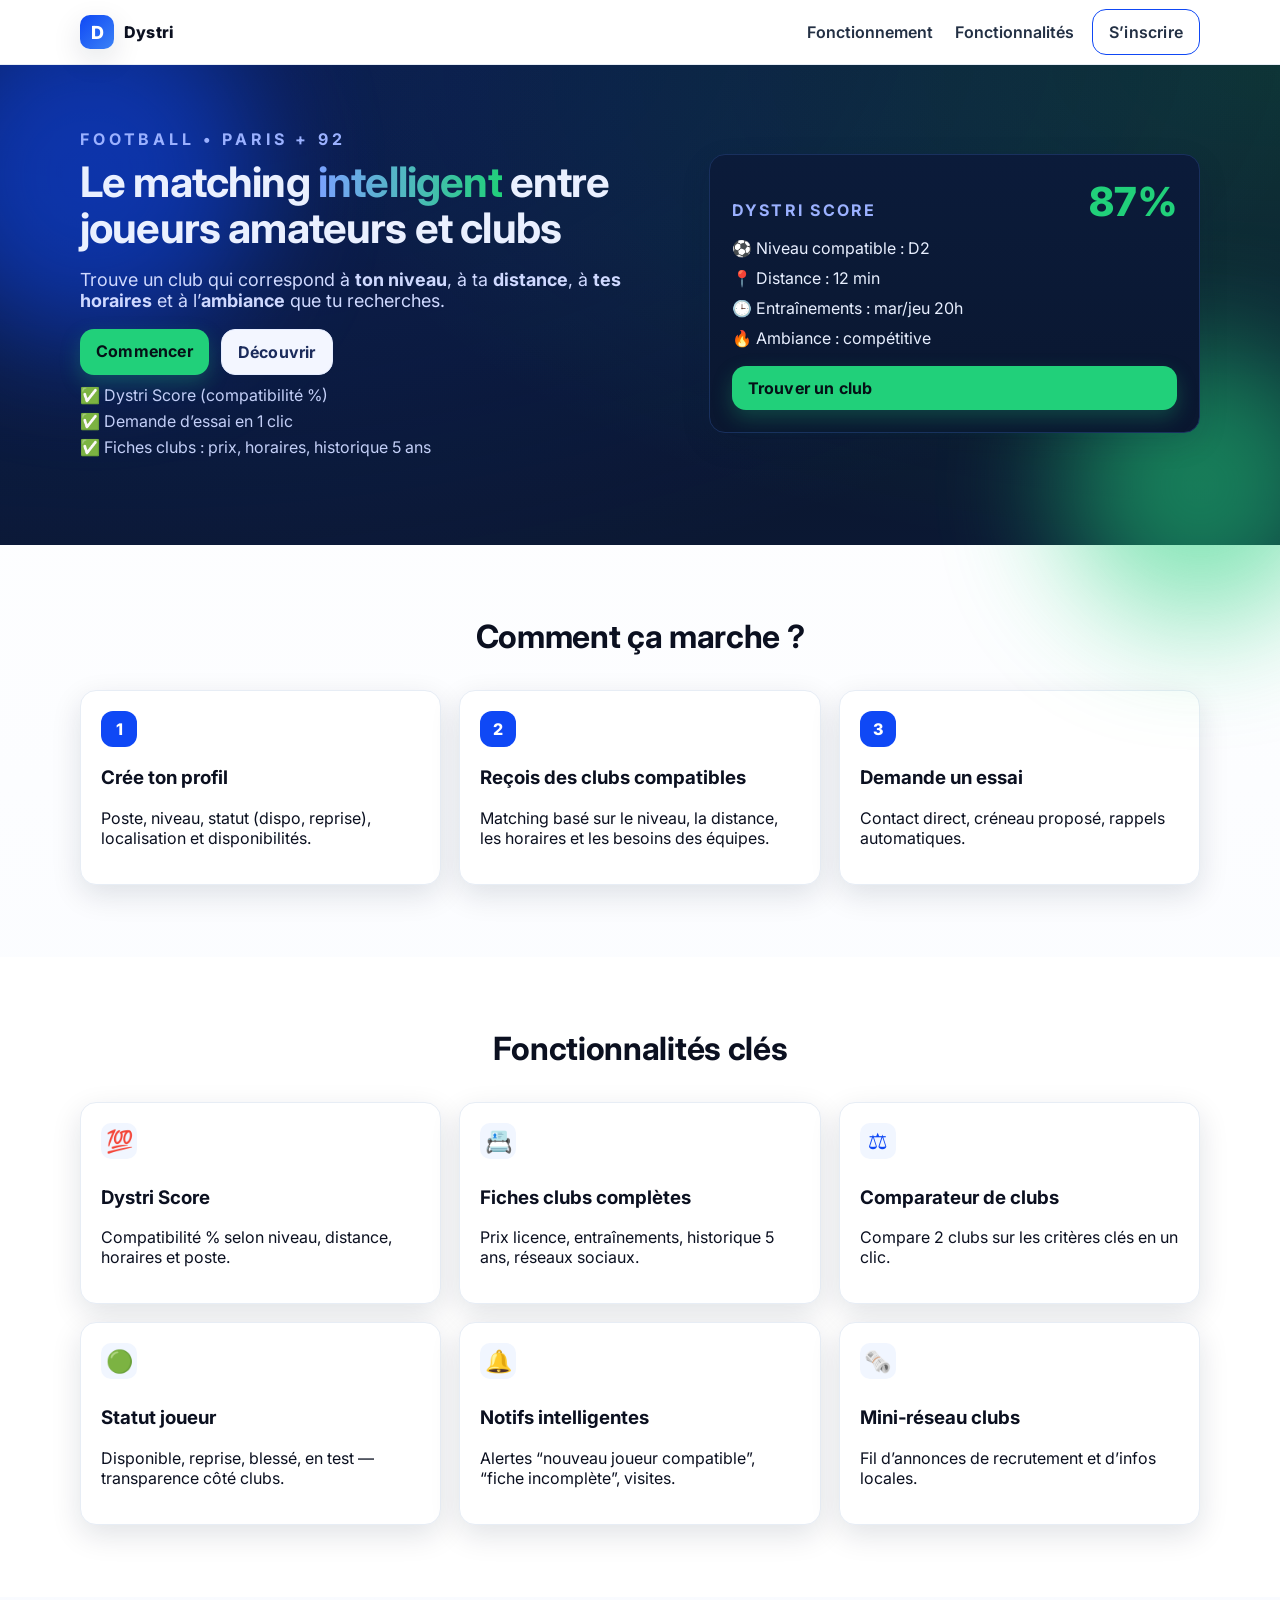
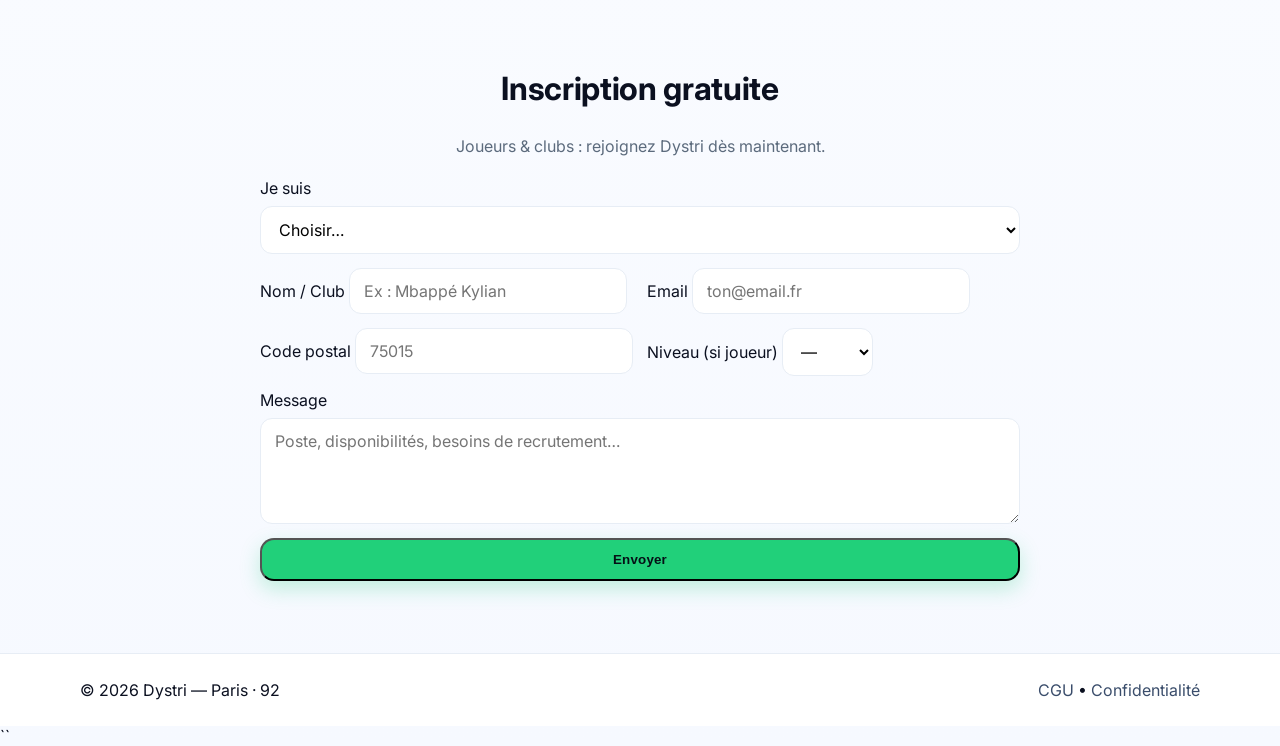
<file: index.html>
<!doctype html>
<html lang="fr">
<head>
  <meta charset="utf-8" />
  <meta name="viewport" content="width=device-width, initial-scale=1" />
  <title>Dystri — Le matching intelligent entre joueurs amateurs et clubs</title>
  <meta name="description" content="Dystri aide les joueurs amateurs de football à trouver le club idéal près de chez eux : niveau, distance, horaires, ambiance, prix licence. Paris + 92.">
  <!-- Police + CSS -->
  <link rel="preconnect" href="https://fonts.googleapis.com" />
  <link rel="preconnect" href="https://fonts.gstatic.com" crossorigin />
  <link href="https://fonts.googleapis.com/css2?family=Inter:wght@400;500;600;700;800&display=swap" rel="stylesheet" />
  <link rel="stylesheet" href="styles.css" />
  <!-- Open Graph -->
  <meta property="og:title" content="Dystri — Trouve ton club de foot idéal">
  <meta property="og:description" content="Matching intelligent joueurs ↔ clubs. Niveau, distance, horaires, ambiance. Paris + 92.">
  <meta property="og:type" content="website">
  <meta property="og:image" content="https://dummyimage.com/1200x630/0F48F5/ffffff&text=Dystri">
</head>
<body>

  <!-- ===== Header ===== -->
  <header class="header">
    <div class="container header__inner">
      <a href="#" class="brand" aria-label="Accueil Dystri">
        <span class="brand__mark">D</span>
        <span class="brand__text">Dystri</span>
      </a>
      <nav class="nav" aria-label="Navigation principale">
        <a href="#how">Fonctionnement</a>
        <a href="#features">Fonctionnalités</a>
        <a class="btn btn--outline" href="#inscription">S’inscrire</a>
      </nav>
    </div>
  </header>

  <!-- ===== Hero ===== -->
  <section class="hero" aria-labelledby="title-hero">
    <div class="container hero__grid">
      <div class="hero__text">
        <p class="eyebrow">Football • Paris + 92</p>
        <h1 id="title-hero">
          Le matching <span class="grad">intelligent</span> entre joueurs amateurs et clubs
        </h1>
        <p class="lead">
          Trouve un club qui correspond à <strong>ton niveau</strong>, à ta <strong>distance</strong>,
          à <strong>tes horaires</strong> et à l’<strong>ambiance</strong> que tu recherches.
        </p>
        <div class="hero__cta">
          <a class="btn btn--primary" href="#inscription">Commencer</a>
          <a class="btn btn--ghost" href="#features">Découvrir</a>
        </div>
        <ul class="hero__ticks">
          <li>✅ Dystri Score (compatibilité %)</li>
          <li>✅ Demande d’essai en 1 clic</li>
          <li>✅ Fiches clubs : prix, horaires, historique 5 ans</li>
        </ul>
      </div>

      <aside class="hero__card" aria-label="Carte de compatibilité Dystri">
        <div class="kpi">
          <span class="kpi__label">Dystri Score</span>
          <span class="kpi__value">87%</span>
        </div>
        <ul class="card__list">
          <li><span>⚽</span> Niveau compatible : D2</li>
          <li><span>📍</span> Distance : 12 min</li>
          <li><span>🕒</span> Entraînements : mar/jeu 20h</li>
          <li><span>🔥</span> Ambiance : compétitive</li>
        </ul>
        <a class="btn btn--primary btn--full" href="#inscription">Trouver un club</a>
      </aside>
    </div>
    <div class="hero__blur hero__blur--1" aria-hidden="true"></div>
    <div class="hero__blur hero__blur--2" aria-hidden="true"></div>
  </section>

  <!-- ===== Comment ça marche ===== -->
  <section id="how" class="section" aria-labelledby="title-how">
    <div class="container">
      <h2 id="title-how" class="section__title">Comment ça marche&nbsp;?</h2>
      <div class="steps">
        <article class="card step">
          <div class="step__n">1</div>
          <h3>Crée ton profil</h3>
          <p>Poste, niveau, statut (dispo, reprise), localisation et disponibilités.</p>
        </article>
        <article class="card step">
          <div class="step__n">2</div>
          <h3>Reçois des clubs compatibles</h3>
          <p>Matching basé sur le niveau, la distance, les horaires et les besoins des équipes.</p>
        </article>
        <article class="card step">
          <div class="step__n">3</div>
          <h3>Demande un essai</h3>
          <p>Contact direct, créneau proposé, rappels automatiques.</p>
        </article>
      </div>
    </div>
  </section>

  <!-- ===== Fonctionnalités ===== -->
  <section id="features" class="section section--alt" aria-labelledby="title-features">
    <div class="container">
      <h2 id="title-features" class="section__title">Fonctionnalités clés</h2>
      <div class="features">
        <article class="card feature">
          <div class="icon">💯</div>
          <h3>Dystri Score</h3>
          <p>Compatibilité % selon niveau, distance, horaires et poste.</p>
        </article>
        <article class="card feature">
          <div class="icon">📇</div>
          <h3>Fiches clubs complètes</h3>
          <p>Prix licence, entraînements, historique 5 ans, réseaux sociaux.</p>
        </article>
        <article class="card feature">
          <div class="icon">⚖️</div>
          <h3>Comparateur de clubs</h3>
          <p>Compare 2 clubs sur les critères clés en un clic.</p>
        </article>
        <article class="card feature">
          <div class="icon">🟢</div>
          <h3>Statut joueur</h3>
          <p>Disponible, reprise, blessé, en test — transparence côté clubs.</p>
        </article>
        <article class="card feature">
          <div class="icon">🔔</div>
          <h3>Notifs intelligentes</h3>
          <p>Alertes “nouveau joueur compatible”, “fiche incomplète”, visites.</p>
        </article>
        <article class="card feature">
          <div class="icon">🗞️</div>
          <h3>Mini‑réseau clubs</h3>
          <p>Fil d’annonces de recrutement et d’infos locales.</p>
        </article>
      </div>
    </div>
  </section>

  
<!-- ===== Inscription ===== -->

<section id="inscription" class="section" aria-labelledby="title-inscription">
  <div class="container narrow">
    <h2 id="title-inscription" class="section__title">Inscription gratuite</h2>
    <p class="section__subtitle">Joueurs & clubs : rejoignez Dystri dès maintenant.</p>

<form class="form" action="https://formsubmit.co/dystri.app@gmail.com" method="POST">

  <!-- Email automatique envoyé au joueur -->
  <input type="hidden" name="_autoresponse" 
         value="Merci pour ton inscription sur Dystri ! Nous revenons très vite vers toi.">

  <!-- Enregistrer automatiquement dans Google Sheets -->
  <input type="hidden" name="_google" value="true">

  <!-- Désactiver le captcha -->
  <input type="hidden" name="_captcha" value="false">

  <!-- Champs -->
  <div class="form__row">
    <label for="role">Je suis</label>
    <select id="role" name="role" required>
      <option value="">Choisir…</option>
      <option value="joueur">Joueur</option>
      <option value="club">Club</option>
    </select>
  </div>

  <div class="form__row two">
    <div>
      <label for="name">Nom / Club</label>
      <input id="name" name="name" type="text" required placeholder="Ex : Mbappé Kylian ">
    </div>
    <div>
      <label for="email">Email</label>
      <input id="email" name="email" type="email" required placeholder="ton@email.fr">
    </div>
  </div>

  <div class="form__row two">
    <div>
      <label for="cp">Code postal</label>
      <input id="cp" name="cp" type="text" required placeholder="75015">
    </div>
    <div>
      <label for="level">Niveau (si joueur)</label>
      <select id="level" name="level">
        <option value="">—</option>
        <option>D1</option><option>D2</option><option>D3</option><option>D4</option><option>Loisir</option>
      </select>
    </div>
  </div>

  <div class="form__row">
    <label for="message">Message</label>
    <textarea id="message" name="message" rows="4" placeholder="Poste, disponibilités, besoins de recrutement…"></textarea>
  </div>

  <button class="btn btn--primary btn--full" type="submit">Envoyer</button>

</form>

  </div>
</section>

  <!-- ===== Footer ===== -->
  <footer class="footer">
    <div class="container footer__inner">
      <p>© <span id="y"></span> Dystri — Paris · 92</p>
      <div class="footer__links">
        <a href="#" aria-disabled="true">CGU</a>
        <span>•</span>
        <a href="#" aria-disabled="true">Confidentialité</a>
      </div>
    </div>
  </footer>

  <script>
    document.getElementById('y').textContent = new Date().getFullYear();
  </script>
</body>
</html>
``
</file>
<file: styles.css>
/* ====== Thème ====== */
:root{
  --primary:#0F48F5;      /* bleu royal */
  --primary-2:#0A1A2F;    /* bleu nuit */
  --accent:#21D07A;       /* vert succès */
  --bg-grad-start:#0a1226;
  --bg-grad-end:#0b1833;
  --text:#0b1020;
  --muted:#5c6b7d;
  --card:#ffffff;
  --stroke:#e7edf5;
  --radius:16px;
  --shadow:0 10px 30px rgba(10,26,47,.12);
}

*{box-sizing:border-box}
html,body{margin:0;padding:0}
body{
  font-family:'Inter',system-ui,-apple-system,Segoe UI,Roboto,Arial,sans-serif;
  color:var(--text);
  background:linear-gradient(180deg,#ffffff 0%, #f6f9ff 100%);
}

/* ====== Layout ====== */
.container{width:92%;max-width:1120px;margin-inline:auto}
.narrow{max-width:760px}

/* ====== Header ====== */
.header{
  position:sticky; top:0; z-index:50;
  background:#fff; border-bottom:1px solid var(--stroke);
  backdrop-filter:saturate(140%) blur(6px);
}
.header__inner{display:flex;align-items:center;justify-content:space-between;height:64px}
.brand{display:flex;align-items:center;gap:10px;color:var(--text);text-decoration:none}
.brand__mark{
  width:34px;height:34px;border-radius:10px;
  display:grid;place-items:center;
  background:linear-gradient(135deg,var(--primary) 0%, #3b82f6 100%);
  color:#fff;font-weight:800;font-size:18px;box-shadow:var(--shadow)
}
.brand__text{font-weight:800;letter-spacing:.2px}
.nav a{color:#233044;text-decoration:none;margin-left:18px;font-weight:600}
.nav .btn{margin-left:14px}

/* ====== Buttons ====== */
.btn{display:inline-block;border-radius:14px;padding:12px 16px;font-weight:700;letter-spacing:.2px;text-decoration:none;transition:.2s}
.btn--primary{background:var(--accent);color:#051016;box-shadow:0 8px 20px rgba(33,208,122,.25)}
.btn--outline{border:1px solid var(--primary);color:var(--primary);background:transparent}
.btn--ghost{background:#f3f6ff;color:#1b2b5b;border:1px solid #e6edff}
.btn--full{display:block;width:100%}
.btn:hover{transform:translateY(-1px)}

/* ====== Hero ====== */
.hero{
  position:relative; isolation:isolate;
  background:radial-gradient(1200px 600px at 10% -10%, rgba(15,72,245,.25), transparent),
             radial-gradient(1000px 500px at 100% 0%, rgba(33,208,122,.18), transparent),
             linear-gradient(180deg,var(--bg-grad-start) 0%, var(--bg-grad-end) 100%);
  color:#eaf0ff; padding:64px 0 88px;
}
.hero__grid{display:grid;grid-template-columns:1.1fr .9fr;gap:28px;align-items:center}
.eyebrow{color:#9bb1ff;font-weight:700;letter-spacing:.24em;text-transform:uppercase;margin:0 0 10px}
h1{margin:0 0 12px;font-size:42px;line-height:1.1;letter-spacing:-.02em}
.grad{background:linear-gradient(90deg,#7aa2ff, #21d07a);-webkit-background-clip:text;background-clip:text;color:transparent}
.lead{color:#cfd9ff;font-size:18px;max-width:640px}
.hero__cta{display:flex;gap:12px;margin:18px 0 10px}
.hero__ticks{list-style:none;padding:0;margin:10px 0 0;color:#c3cff7;display:grid;gap:6px}
.hero__card{
  background:linear-gradient(180deg,#0b1b3a 0%, #0a1730 100%);
  border:1px solid #19305e; border-radius:var(--radius); padding:22px; box-shadow:var(--shadow)
}
.kpi{display:flex;align-items:baseline;justify-content:space-between;margin-bottom:8px}
.kpi__label{color:#9bb1ff;font-weight:700;text-transform:uppercase;letter-spacing:.14em}
.kpi__value{font-size:40px;font-weight:800;color:var(--accent)}
.card__list{list-style:none;padding:0;margin:12px 0 18px;display:grid;gap:10px;color:#e8efff}
.hero__blur{position:absolute;filter:blur(60px);opacity:.55;z-index:-1}
.hero__blur--1{width:340px;height:340px;background:#0F48F5;top:-60px;left:-80px;border-radius:50%}
.hero__blur--2{width:280px;height:280px;background:#21D07A;bottom:-80px;right:-60px;border-radius:50%}

/* ====== Sections ====== */
.section{padding:72px 0}
.section--alt{background:#fff}
.section__title{text-align:center;margin:0 0 34px;font-size:32px;letter-spacing:-.01em}
.section__subtitle{text-align:center;margin:-6px 0 22px;color:var(--muted)}

/* ====== Cards / Steps / Features ====== */
.card{
  background:var(--card);
  border:1px solid var(--stroke);
  border-radius:var(--radius);
  box-shadow:var(--shadow);
  padding:20px;
}
.steps{display:grid;grid-template-columns:repeat(3,1fr);gap:18px}
.step__n{
  width:36px;height:36px;border-radius:12px;display:grid;place-items:center;
  background:var(--primary);color:#fff;font-weight:800;margin-bottom:8px
}
.features{display:grid;grid-template-columns:repeat(3,1fr);gap:18px}
.feature .icon{font-size:22px;display:inline-grid;width:36px;height:36px;place-items:center;border-radius:10px;background:#f1f6ff;color:#0F48F5;margin-bottom:8px}

/* ====== Form ====== */
.form{display:grid;gap:14px}
.form__row{display:flex;flex-direction:column;gap:8px}
.form__row.two{display:grid;grid-template-columns:1fr 1fr;gap:14px}
input,select,textarea{
  border:1px solid var(--stroke);border-radius:12px;padding:12px 14px;font:inherit;background:#fff
}
input:focus,select:focus,textarea:focus{outline:2px solid #cfe0ff}
.form__mini{color:var(--muted);font-size:12px}

/* ====== Footer ====== */
.footer{border-top:1px solid var(--stroke);background:#fff}
.footer__inner{display:flex;align-items:center;justify-content:space-between;height:72px}
.footer__links a{color:#3a4d6b;text-decoration:none}

/* ====== Responsive ====== */
@media (max-width:980px){
  .hero__grid{grid-template-columns:1fr}
  .hero__card{order:-1;margin-bottom:18px}
  h1{font-size:36px}
  .steps,.features{grid-template-columns:1fr 1fr}
}
@media (max-width:640px){
  .nav{display:none}
  h1{font-size:30px}
  .steps,.features{grid-template-columns:1fr}
  .form__row.two{grid-template-columns:1fr}
}
``
</file>
